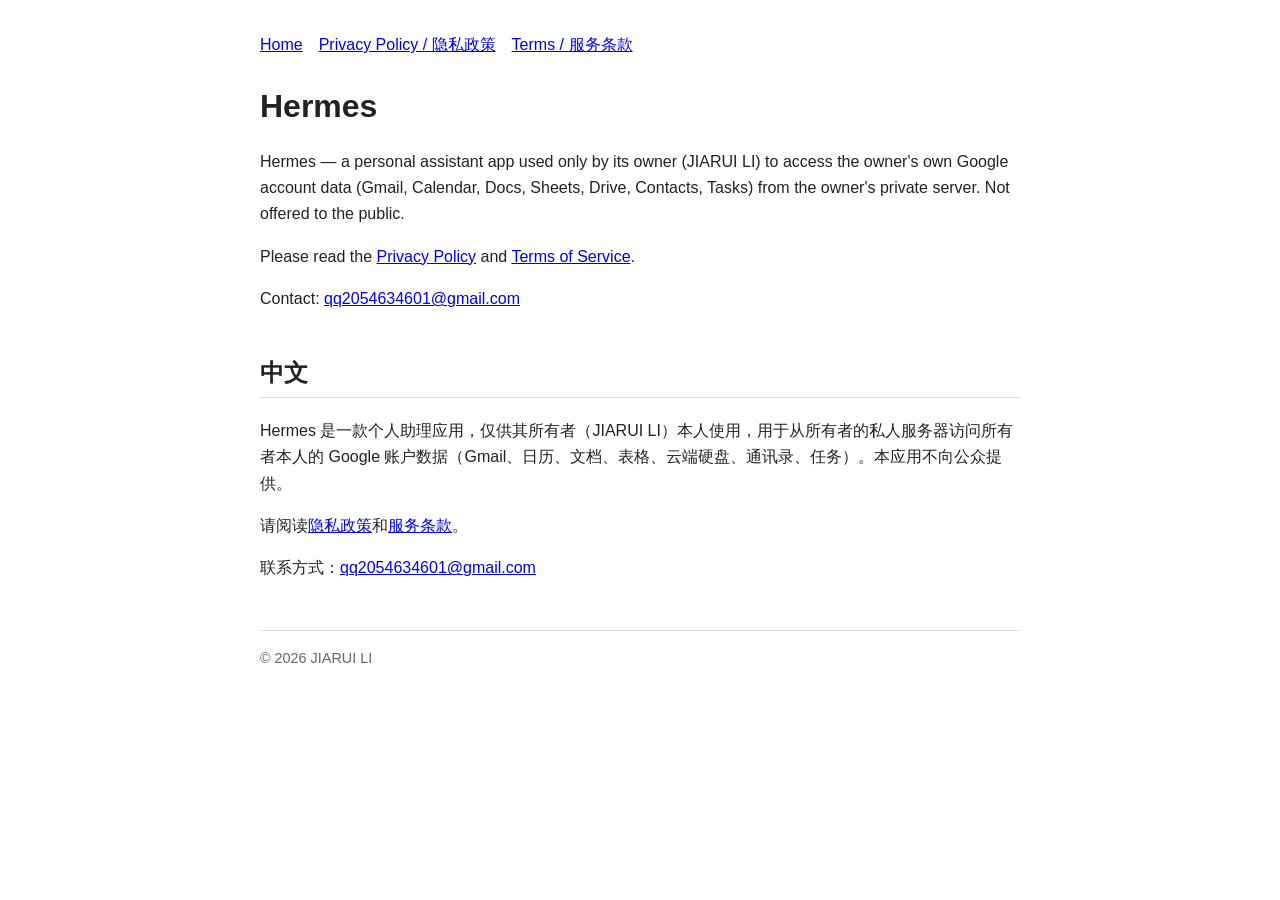
<file: index.html>
<!DOCTYPE html>
<html lang="en">
<head>
<meta charset="utf-8">
<meta name="viewport" content="width=device-width, initial-scale=1">
<title>Hermes — Personal Assistant App</title>
<link rel="stylesheet" href="style.css">
</head>
<body>
<nav><a href="index.html">Home</a><a href="privacy.html">Privacy Policy / 隐私政策</a><a href="terms.html">Terms / 服务条款</a></nav>
<h1>Hermes</h1>
<section lang="en">
<p>Hermes — a personal assistant app used only by its owner (JIARUI LI) to access the owner's own Google account data (Gmail, Calendar, Docs, Sheets, Drive, Contacts, Tasks) from the owner's private server. Not offered to the public.</p>
<p>Please read the <a href="privacy.html">Privacy Policy</a> and <a href="terms.html">Terms of Service</a>.</p>
<p>Contact: <a href="mailto:qq2054634601@gmail.com">qq2054634601@gmail.com</a></p>
</section>
<section class="zh" lang="zh-CN">
<h2>中文</h2>
<p>Hermes 是一款个人助理应用，仅供其所有者（JIARUI LI）本人使用，用于从所有者的私人服务器访问所有者本人的 Google 账户数据（Gmail、日历、文档、表格、云端硬盘、通讯录、任务）。本应用不向公众提供。</p>
<p>请阅读<a href="privacy.html">隐私政策</a>和<a href="terms.html">服务条款</a>。</p>
<p>联系方式：<a href="mailto:qq2054634601@gmail.com">qq2054634601@gmail.com</a></p>
</section>
<footer>&copy; 2026 JIARUI LI</footer>
</body>
</html>
</file>
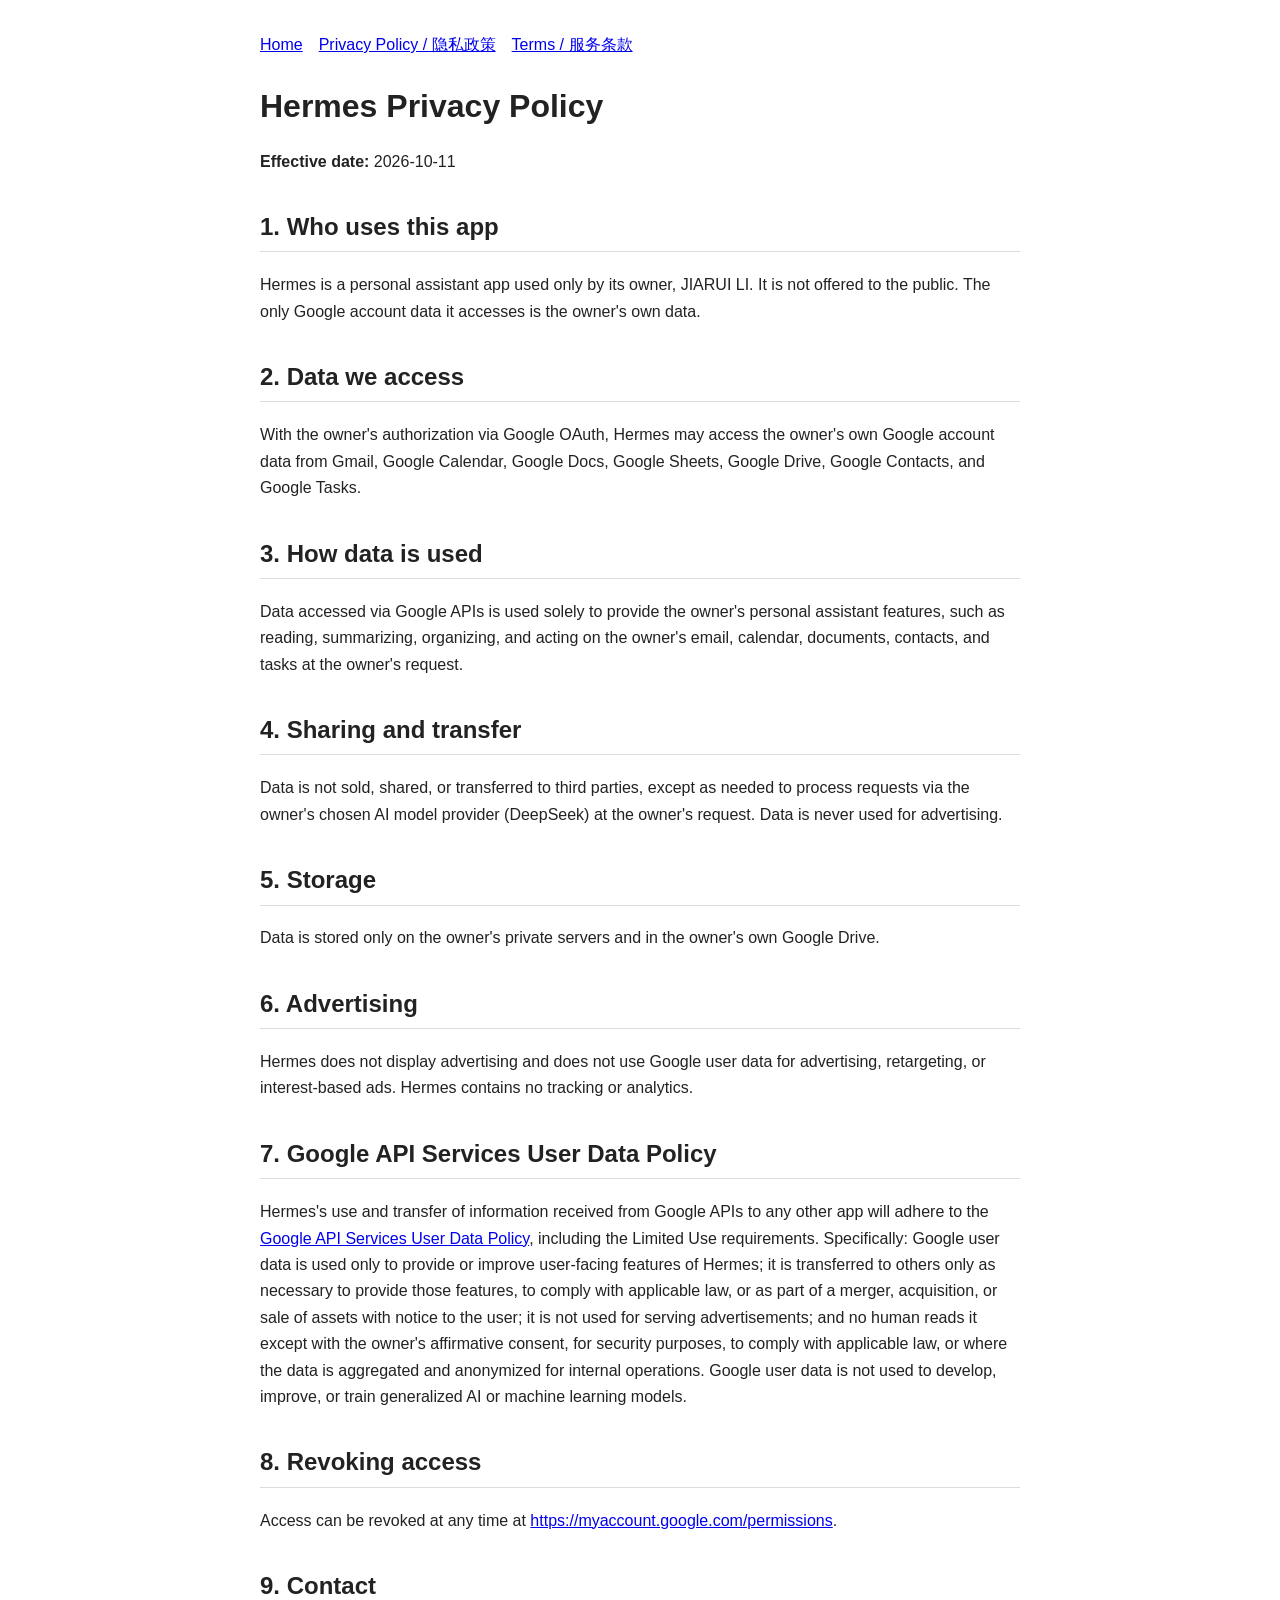
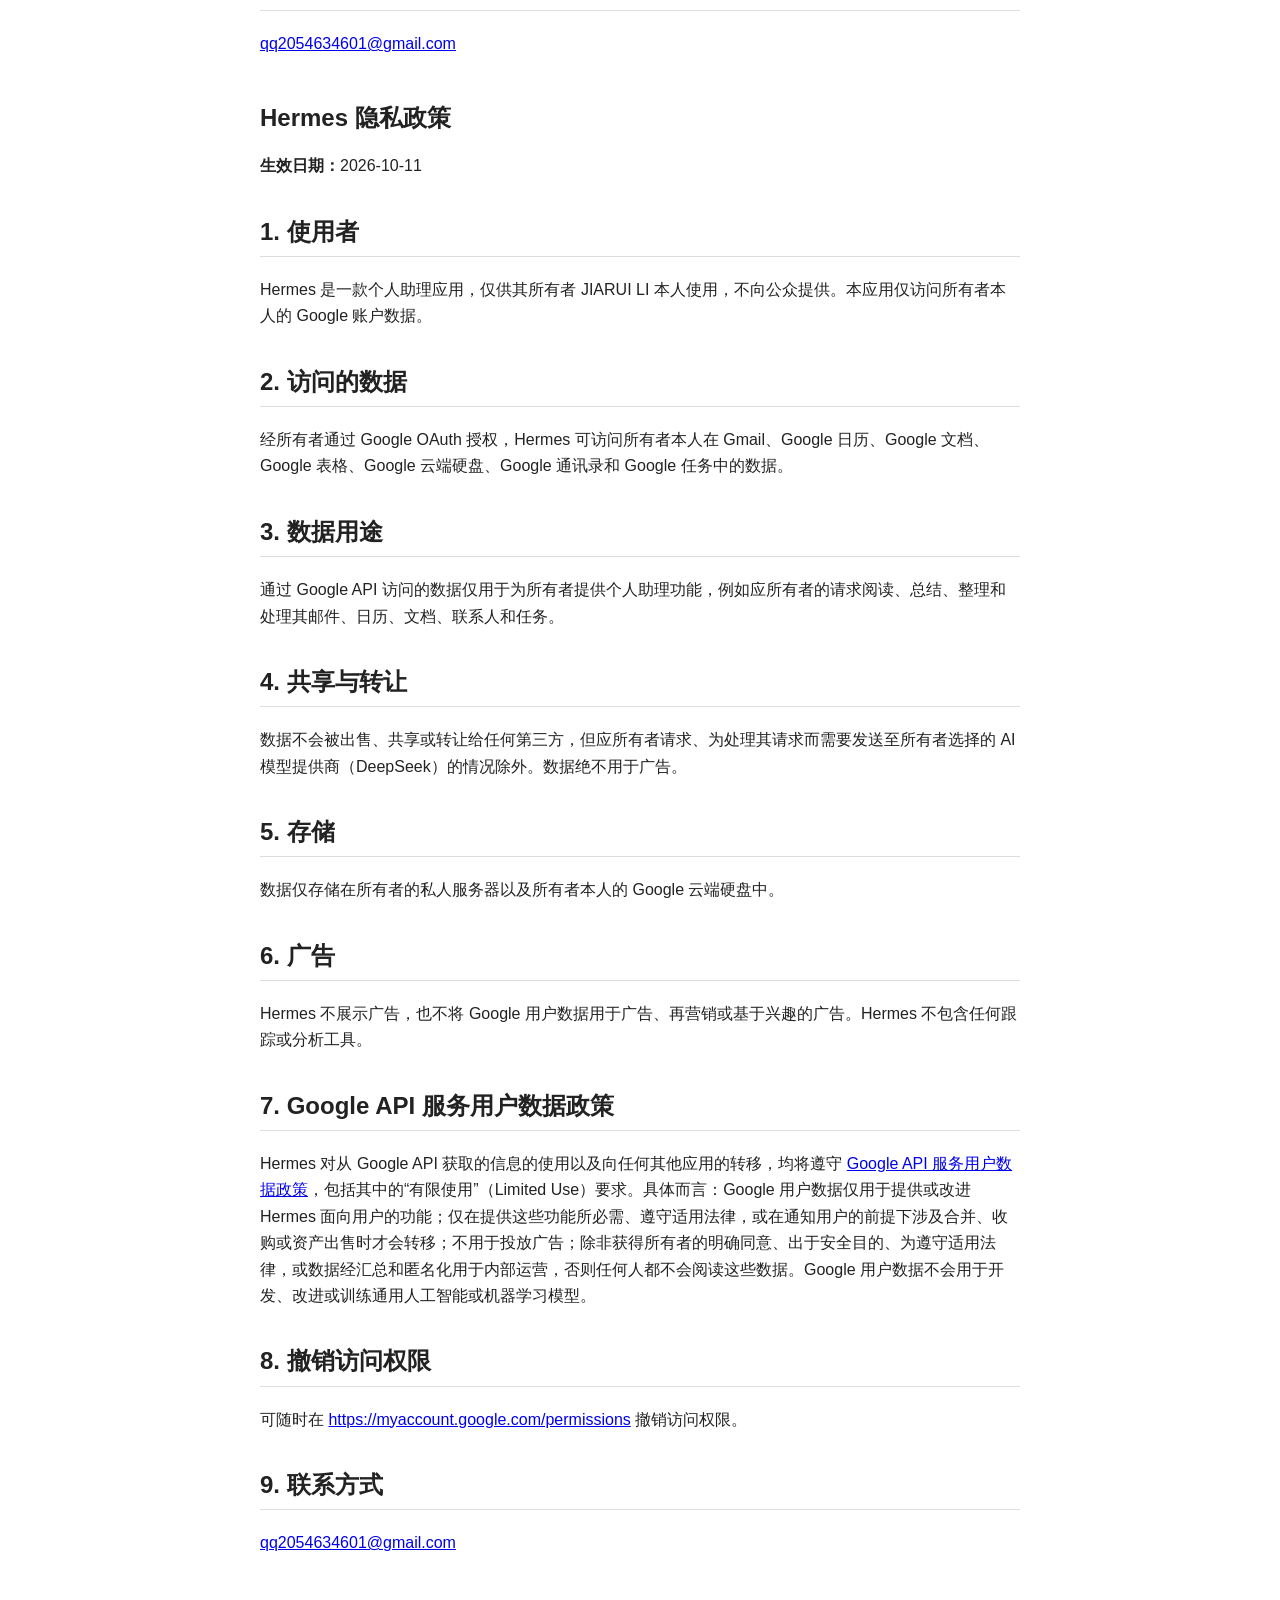
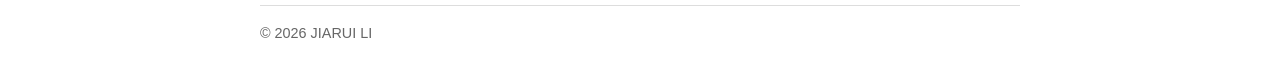
<file: privacy.html>
<!DOCTYPE html>
<html lang="en">
<head>
<meta charset="utf-8">
<meta name="viewport" content="width=device-width, initial-scale=1">
<title>Hermes — Privacy Policy / 隐私政策</title>
<link rel="stylesheet" href="style.css">
</head>
<body>
<nav><a href="index.html">Home</a><a href="privacy.html">Privacy Policy / 隐私政策</a><a href="terms.html">Terms / 服务条款</a></nav>
<h1>Hermes Privacy Policy</h1>
<p><strong>Effective date:</strong> 2026-10-11</p>
<section lang="en">
<h2>1. Who uses this app</h2>
<p>Hermes is a personal assistant app used only by its owner, JIARUI LI. It is not offered to the public. The only Google account data it accesses is the owner's own data.</p>
<h2>2. Data we access</h2>
<p>With the owner's authorization via Google OAuth, Hermes may access the owner's own Google account data from Gmail, Google Calendar, Google Docs, Google Sheets, Google Drive, Google Contacts, and Google Tasks.</p>
<h2>3. How data is used</h2>
<p>Data accessed via Google APIs is used solely to provide the owner's personal assistant features, such as reading, summarizing, organizing, and acting on the owner's email, calendar, documents, contacts, and tasks at the owner's request.</p>
<h2>4. Sharing and transfer</h2>
<p>Data is not sold, shared, or transferred to third parties, except as needed to process requests via the owner's chosen AI model provider (DeepSeek) at the owner's request. Data is never used for advertising.</p>
<h2>5. Storage</h2>
<p>Data is stored only on the owner's private servers and in the owner's own Google Drive.</p>
<h2>6. Advertising</h2>
<p>Hermes does not display advertising and does not use Google user data for advertising, retargeting, or interest-based ads. Hermes contains no tracking or analytics.</p>
<h2>7. Google API Services User Data Policy</h2>
<p>Hermes's use and transfer of information received from Google APIs to any other app will adhere to the <a href="https://developers.google.com/terms/api-services-user-data-policy">Google API Services User Data Policy</a>, including the Limited Use requirements. Specifically: Google user data is used only to provide or improve user-facing features of Hermes; it is transferred to others only as necessary to provide those features, to comply with applicable law, or as part of a merger, acquisition, or sale of assets with notice to the user; it is not used for serving advertisements; and no human reads it except with the owner's affirmative consent, for security purposes, to comply with applicable law, or where the data is aggregated and anonymized for internal operations. Google user data is not used to develop, improve, or train generalized AI or machine learning models.</p>
<h2>8. Revoking access</h2>
<p>Access can be revoked at any time at <a href="https://myaccount.google.com/permissions">https://myaccount.google.com/permissions</a>.</p>
<h2>9. Contact</h2>
<p><a href="mailto:qq2054634601@gmail.com">qq2054634601@gmail.com</a></p>
</section>
<section class="zh" lang="zh-CN">
<h1>Hermes 隐私政策</h1>
<p><strong>生效日期：</strong>2026-10-11</p>
<h2>1. 使用者</h2>
<p>Hermes 是一款个人助理应用，仅供其所有者 JIARUI LI 本人使用，不向公众提供。本应用仅访问所有者本人的 Google 账户数据。</p>
<h2>2. 访问的数据</h2>
<p>经所有者通过 Google OAuth 授权，Hermes 可访问所有者本人在 Gmail、Google 日历、Google 文档、Google 表格、Google 云端硬盘、Google 通讯录和 Google 任务中的数据。</p>
<h2>3. 数据用途</h2>
<p>通过 Google API 访问的数据仅用于为所有者提供个人助理功能，例如应所有者的请求阅读、总结、整理和处理其邮件、日历、文档、联系人和任务。</p>
<h2>4. 共享与转让</h2>
<p>数据不会被出售、共享或转让给任何第三方，但应所有者请求、为处理其请求而需要发送至所有者选择的 AI 模型提供商（DeepSeek）的情况除外。数据绝不用于广告。</p>
<h2>5. 存储</h2>
<p>数据仅存储在所有者的私人服务器以及所有者本人的 Google 云端硬盘中。</p>
<h2>6. 广告</h2>
<p>Hermes 不展示广告，也不将 Google 用户数据用于广告、再营销或基于兴趣的广告。Hermes 不包含任何跟踪或分析工具。</p>
<h2>7. Google API 服务用户数据政策</h2>
<p>Hermes 对从 Google API 获取的信息的使用以及向任何其他应用的转移，均将遵守 <a href="https://developers.google.com/terms/api-services-user-data-policy">Google API 服务用户数据政策</a>，包括其中的“有限使用”（Limited Use）要求。具体而言：Google 用户数据仅用于提供或改进 Hermes 面向用户的功能；仅在提供这些功能所必需、遵守适用法律，或在通知用户的前提下涉及合并、收购或资产出售时才会转移；不用于投放广告；除非获得所有者的明确同意、出于安全目的、为遵守适用法律，或数据经汇总和匿名化用于内部运营，否则任何人都不会阅读这些数据。Google 用户数据不会用于开发、改进或训练通用人工智能或机器学习模型。</p>
<h2>8. 撤销访问权限</h2>
<p>可随时在 <a href="https://myaccount.google.com/permissions">https://myaccount.google.com/permissions</a> 撤销访问权限。</p>
<h2>9. 联系方式</h2>
<p><a href="mailto:qq2054634601@gmail.com">qq2054634601@gmail.com</a></p>
</section>
<footer>&copy; 2026 JIARUI LI</footer>
</body>
</html>
</file>
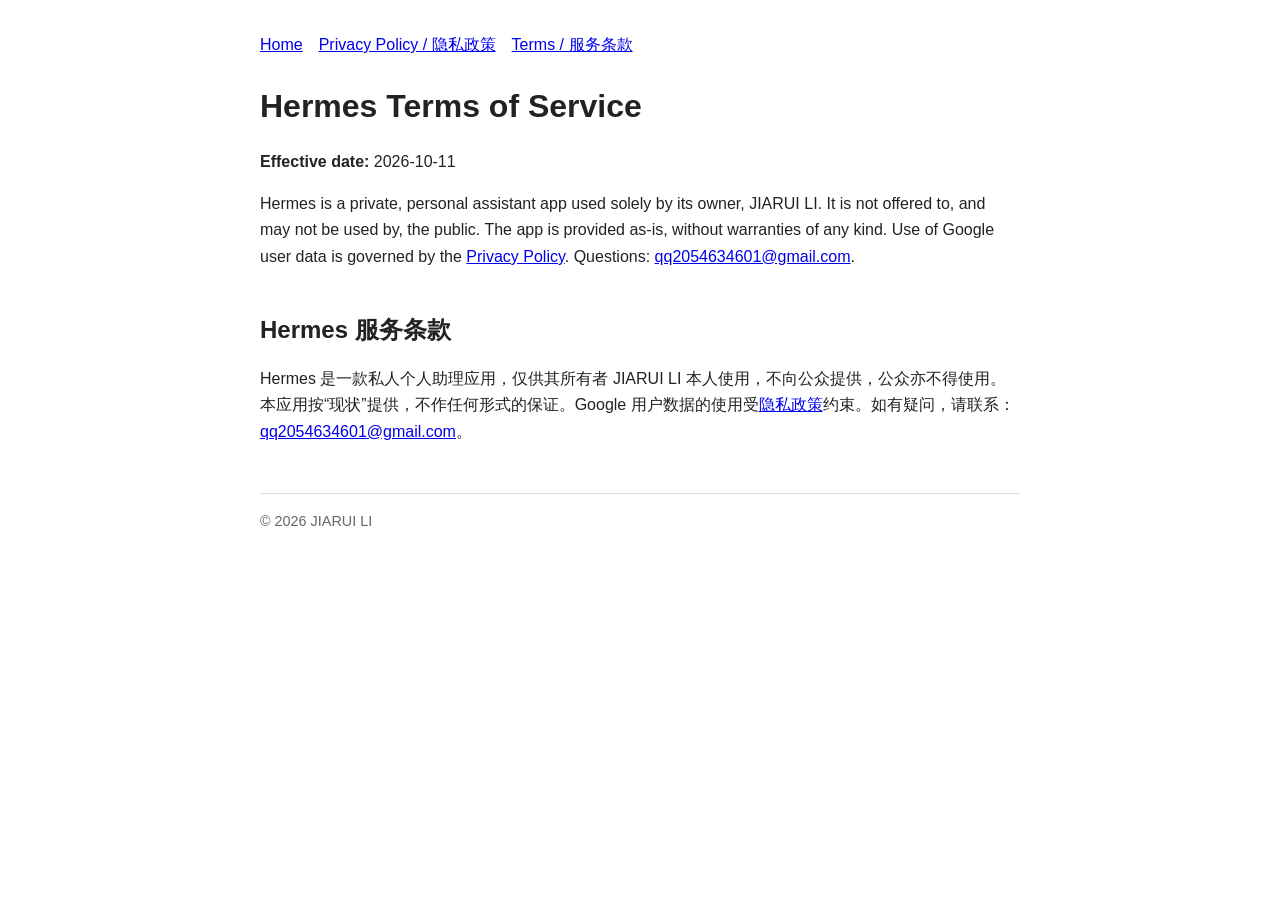
<file: terms.html>
<!DOCTYPE html>
<html lang="en">
<head>
<meta charset="utf-8">
<meta name="viewport" content="width=device-width, initial-scale=1">
<title>Hermes — Terms of Service / 服务条款</title>
<link rel="stylesheet" href="style.css">
</head>
<body>
<nav><a href="index.html">Home</a><a href="privacy.html">Privacy Policy / 隐私政策</a><a href="terms.html">Terms / 服务条款</a></nav>
<h1>Hermes Terms of Service</h1>
<p><strong>Effective date:</strong> 2026-10-11</p>
<section lang="en">
<p>Hermes is a private, personal assistant app used solely by its owner, JIARUI LI. It is not offered to, and may not be used by, the public. The app is provided as-is, without warranties of any kind. Use of Google user data is governed by the <a href="privacy.html">Privacy Policy</a>. Questions: <a href="mailto:qq2054634601@gmail.com">qq2054634601@gmail.com</a>.</p>
</section>
<section class="zh" lang="zh-CN">
<h1>Hermes 服务条款</h1>
<p>Hermes 是一款私人个人助理应用，仅供其所有者 JIARUI LI 本人使用，不向公众提供，公众亦不得使用。本应用按“现状”提供，不作任何形式的保证。Google 用户数据的使用受<a href="privacy.html">隐私政策</a>约束。如有疑问，请联系：<a href="mailto:qq2054634601@gmail.com">qq2054634601@gmail.com</a>。</p>
</section>
<footer>&copy; 2026 JIARUI LI</footer>
</body>
</html>
</file>
<file: style.css>
body{font-family:-apple-system,BlinkMacSystemFont,"Segoe UI",Roboto,"Noto Sans SC","PingFang SC",sans-serif;max-width:760px;margin:2rem auto;padding:0 1rem;line-height:1.65;color:#222}
h1{margin-bottom:.2rem}h2{margin-top:2rem;border-bottom:1px solid #ddd;padding-bottom:.3rem}
nav a{margin-right:1rem}footer{margin-top:3rem;font-size:.9rem;color:#666;border-top:1px solid #ddd;padding-top:1rem}
.zh{margin-top:2.5rem}
</file>
